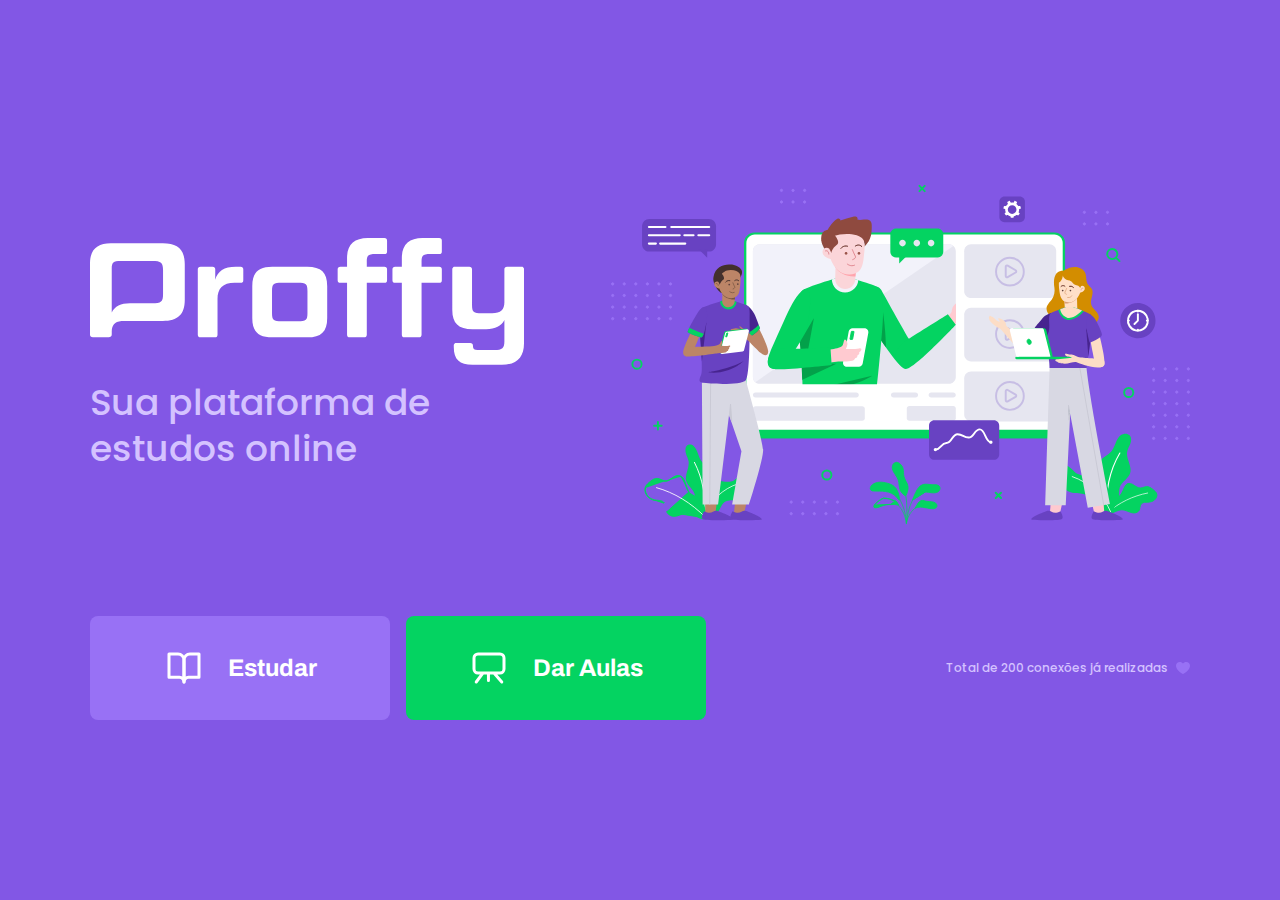
<file: src/views/index.html>
<!--
        isso é uma tag html
        Na tag <head> eu coloco configuação do meu documento
        Na tag body: Todo o conteudo visivel da pagina

        dentro da tag eu coloco informação
    --> 

    <!DOCTYPE html>
    <html lang="pt_br"> <!-- lang é um atributo-->
    <head>
        <meta charset="UTF-8"> <!---->
        <meta name="viewport" content="width=device-width, initial-scale=1.0">
        <meta name="theme-color" content="#8257E5">
        <title>Proffy | Sua plataforma de estudos online</title>

        <link rel="shortcut icon" href="/public/images/favicon.png" type="image/png">
        
    
        <link rel="stylesheet" href="/public/styles/main.css">
        <link rel="stylesheet" href="/public/styles/partials/page-landing.css">
        
        
        <link href="https://fonts.googleapis.com/css2?family=Archivo:wght@400;700&amp;family=Poppins:wght@400;600&amp;display=swap" rel="stylesheet">
    
    </head>
    <body id="page-landing">
    
        <div id="container"> 
            <div class="logo-container">
                <img src="/public/images/logo.svg" alt="Proffy"><!-- Para imagens atributo src="" para pegar a origem da imagem e alt="" para caso o link da imagem estrague -->
                <h2>Sua plataforma de estudos online</h2>
            </div>

            <img class="hero-image" src="/public/images/landing.svg" alt="Plataforma de Estudos">
    
    <!--
        <h1>Proffy</h1>  Para titulos da pagina
        <p>Sua plataforma de estudos online</p> <!-- Paragrafos -->

        <div class="buttons-container">
            <a class="study" href="/src/views/study.html">
                <img src="/public/images/icons/study.svg" alt="Estudar"> Estudar
            </a>
            <a class="give-classes" href="/src/views/give-classes.html">
                <img src="/public/images/icons/give-classes.svg" alt="Dar Aulas"> Dar Aulas
            </a>

            

        </div>

        <p class="total-connections"> Total de 200 conexões já realizadas
            <img src="/public/images/icons/purple-heart.svg" alt="Coração roxo">
        </p>
        
    </div>
    
    </body>
    </html>
</file>
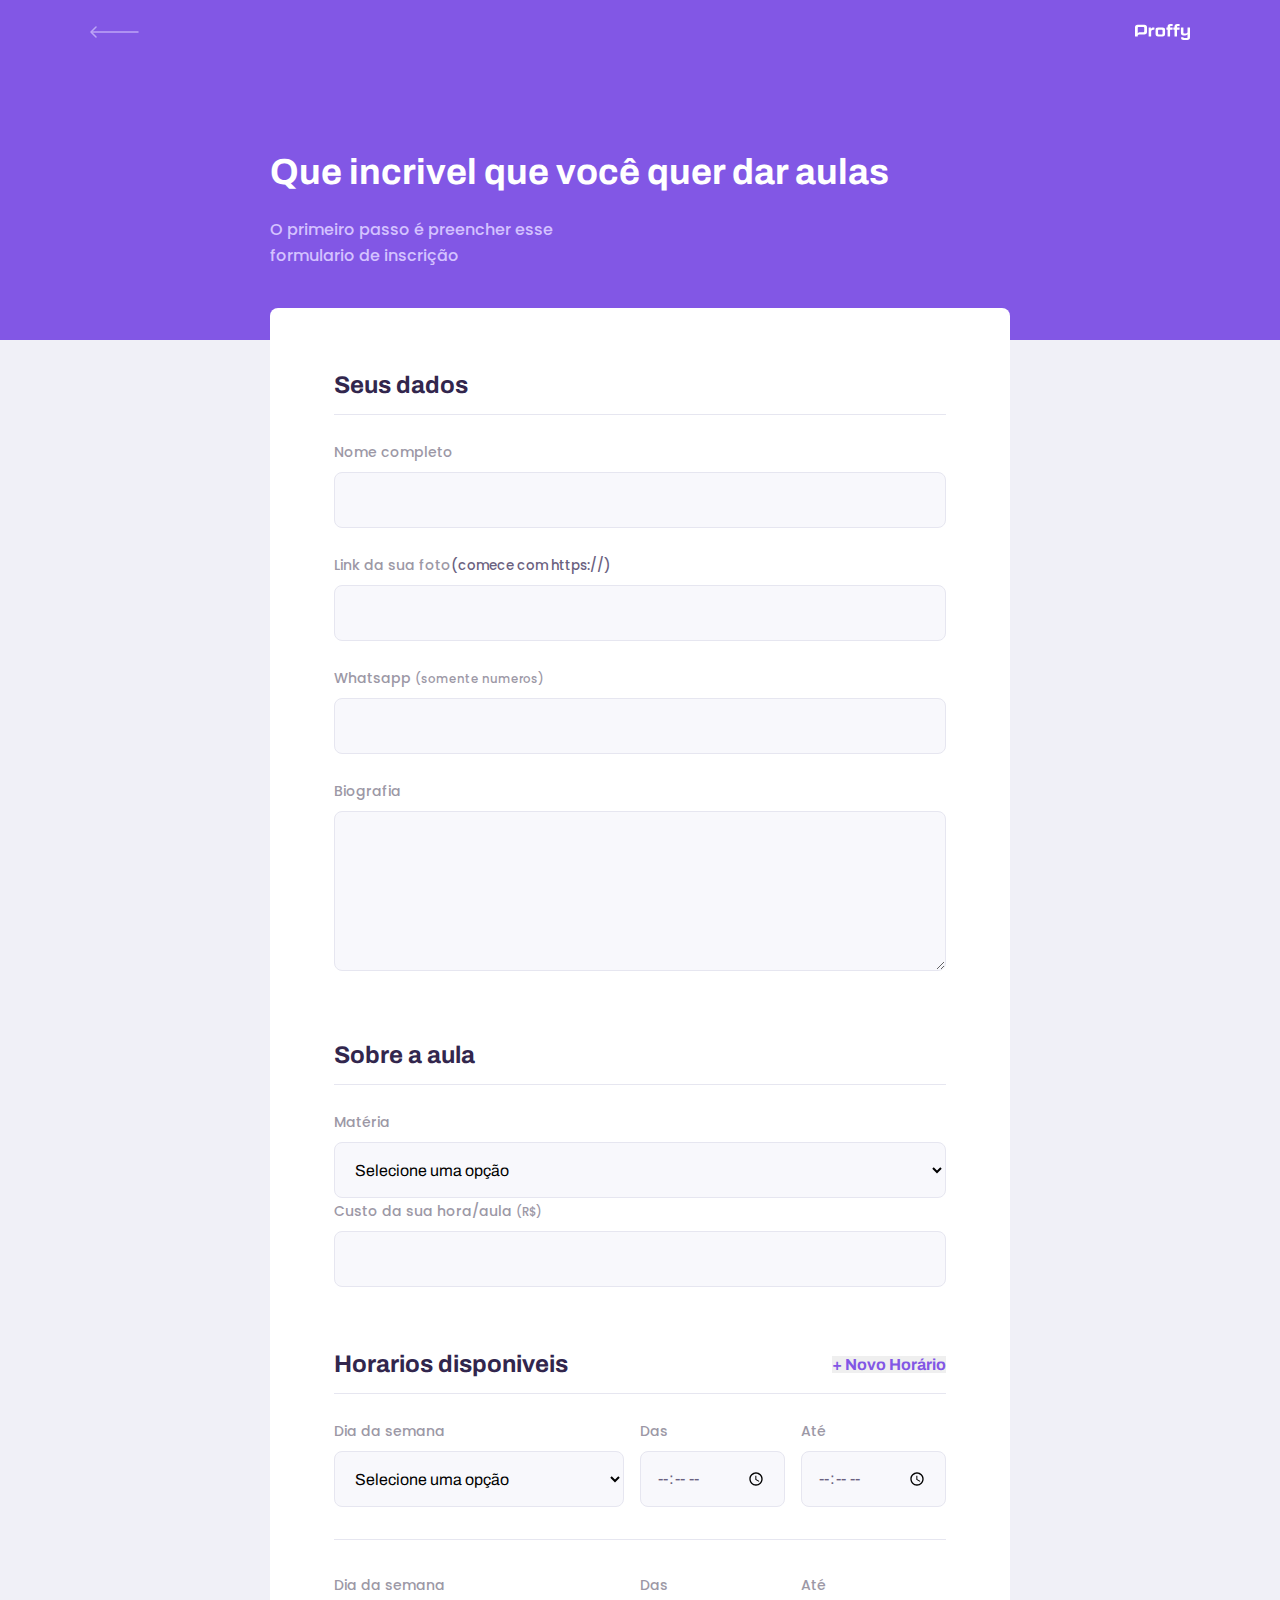
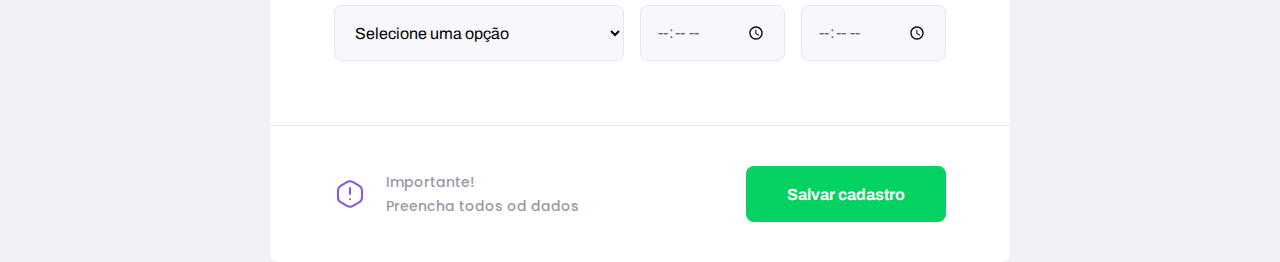
<file: src/views/give-classes.html>
<!DOCTYPE html>
<html lang="pt_br"> <!-- lang é um atributo-->
    <head>
        <meta charset="UTF-8"> 
        <meta name="viewport" content="width=device-width, initial-scale=1.0">
        <meta name="theme-color" content="#8257E5">
        <title>Proffy | Sua plataforma de estudos online</title>

        <link rel="shortcut icon" href="/public/images/favicon.png" type="image/png">
        
    
        <link rel="stylesheet" href="/public/styles/main.css">
        <link rel="stylesheet" href="/public/styles/partials/header.css">
        <link rel="stylesheet" href="/public/styles/partials/forms.css">
        <link rel="stylesheet" href="/public/styles/partials/page-give-classes.css">
        
        
        <link href="https://fonts.googleapis.com/css2?family=Archivo:wght@400;700&amp;family=Poppins:wght@400;600&amp;display=swap" rel="stylesheet">
    
        
    </head>
    <body id="page-give-classes">
    
        <div id="container"> 
            <header class="page-header">
                <div class="top-bar-container">
                    <a href="/src/views/index.html">
                    <img src="/public/images/icons/back.svg" alt="Voltar"> 
                    </a>
                    <img src="/public/images/logo.svg" alt="Logo">
                </div>

                <div class="header-content">
                    <strong>Que incrivel que você quer dar aulas</strong>
                    <p>O primeiro passo é preencher esse formulario de inscrição</p>
                  
      
                </div>
            </header>
            <main>
                <form action="" id="create-class">
                  <fieldset>
                    <legend>Seus dados</legend>

                      <div class="input-block">
                          <label for="name">Nome completo</label>
                          <input name="name" id="name" required>
                      </div>
                      <div class="input-block">
                        <label for="avatar">Link da sua foto</label><small>(comece com https://)</small>
                        <input name="avatar" id="avatar" type="url" required>
                      </div>
                      <div class="input-block">
                        <label for="whatsapp">Whatsapp <small>(somente numeros)</small> </label>
                        <input type="number" id="whatsapp" name="whatsapp" required>

                      </div>
                      <div class="textarea-block">
                          <label for="bio">Biografia</label>
                          <textarea name="bio" id="bio"required></textarea>
                      </div>
                  </fieldset>

                      <fieldset>
                          <legend>Sobre a aula</legend>
                          <div class="select-block">
                              <label for="subject">Matéria</label>
                              <select name="subject" id="subject" required>
                                  <option value="">Selecione uma opção</option>
                                  <option value="1">Artes</option>
                                  <option value="2">Biologia</option>
                                  <option value="3">Ciências</option>
                                  <option value="4">Educação Física</option>
                                  <option value="5">Física</option>
                                  <option value="6">Geografia</option>
                                  <option value="7">História</option>
                                  <option value="8">Matemática</option>
                                  <option value="9">Português</option>
                                  <option value="10">Quimica</option>
                              </select>

                          </div>
                          <div class="input-block">
                            <label for="cost">Custo da sua hora/aula 
                              <small>(R$)</small>
                            </label>
                            <input type="cost" id="cost" type="number" required>
                          </div>
                      </fieldset>

                      <fieldset id="schedule-items">
                          <legend>Horarios disponiveis
                              <button type="button" id="add-time">+ Novo Horário</button>
                          </legend>
                          <div class="schedule-item">
                              <div class="select-block">
                                  <label for="weekday">Dia da semana</label>
                                  <select name="weekday[]" id="weekday" required>
                                    <option value="">Selecione uma opção</option>
                                    <option value="0">Domingo</option>
                                    <option value="1">Segunda-feira</option>
                                    <option value="2">Terça-feira</option>
                                    <option value="3">Quarta-feira</option>
                                    <option value="4">Quinta-feira</option>
                                    <option value="5">Sexta-feira</option>
                                    <option value="6">Sabado</option>
                                  </select>
                              </div>
                              <div class="input-block">
                                <label for="time_from">Das</label>
                                <input type="time" name="time_from[]" required>
                              </div>
                  
                              <div class="input-block">
                                <label for="time_to">Até</label>
                                <input type="time" name="time_to[]" required>
                              </div>
                          </div>

                          <div class="schedule-item">
                            <div class="select-block">
                                <label for="weekday">Dia da semana</label>
                                <select name="weekday[]" id="weekday" required>
                                  <option value="">Selecione uma opção</option>
                                  <option value="0">Domingo</option>
                                  <option value="1">Segunda-feira</option>
                                  <option value="2">Terça-feira</option>
                                  <option value="3">Quarta-feira</option>
                                  <option value="4">Quinta-feira</option>
                                  <option value="5">Sexta-feira</option>
                                  <option value="6">Sabado</option>
                                </select>
                            </div>
                            <div class="input-block">
                              <label for="time_from">Das</label>
                              <input type="time" name="time_from[]" required>
                            </div>
                
                            <div class="input-block">
                              <label for="time_to">Até</label>
                              <input type="time" name="time_to[]" required>
                            </div>
                        </div>
                      </fieldset>
                </form>
                <footer>
                    <p>
                        <img src="/public/images/icons/warning.svg" alt="Aviso importante">
                        Importante! <br>
                        Preencha todos od dados
                    </p>
                    <button type="submit" form="create-class">Salvar cadastro</button>
                </footer>
            </main>
        </div>
        
    </body>
</html>
</file>
<file: public/styles/main.css>
:root {
    --color-background: #F0F0F7;/*Variaveis CSS*/
    --color-primary-lighter: #9871F5;
    --color-primary-light: #916BEA;
    --color-primary: #8257E5;
    --color-primary-dark: #774DD6;
    --color-primary-darker: #6842c2;
    --color-secondary: #04D361;
    --color-secondary-dark: #04BF58;
    --color-title-in-primary: #FFFFFF;
    --color-text-in-primary: #D4C2FF;
    --color-text-title: #32264D;
    --color-text-complement: #9C98A6;
    --color-text-base: #6A6180;
    --color-line-in-white: #E6E6F0;
    --color-input-background: #F8F8FC;
    --color-button-text: #FFFFFF;
    --color-box-base: #FFFFFF;
    --color-box-footer: #FAFAFC;
    --color-small-info: #C1BCCC;
    /*tamanho da fonte padrão: 16px = 100% - 1 rem*/
    font-size: 60%; /* controle das medidas rem */
}
html,
body{
    height: 100vh;
}
body{
    
    background-color: var(--color-background);
    display: grid;
    align-items: center;
    justify-content: center;

}

* {
    margin: 0;
    padding: 0;
    box-sizing: border-box;
}
body,
input,
button,
textarea{
    font: 500 1.6rem Poppins;
    color: var(--color-text-base);

}

#container{
    width: 90vw;
    max-width: 700px;
}

@media(min-width: 700px){
    :root{
        font-size:62.5%;
    }
}
</file>
<file: public/styles/partials/page-landing.css>
#page-landing{
    background: var(--color-primary);
}

#page-landing #container {
    color: var(--color-text-in-primary)
}

.logo-container img{
    height: 10rem;
}

.logo-container{
    text-align: center;
    margin-bottom: 3.2rem;
}

.logo-container h2{
    font-weight: 500;
    font-size: 3.6rem;
    line-height: 4.6rem;
    margin-top: 0.8rem;
}

.hero-image {
 
    width: 100%;
}

.buttons-container{
    display: flex;
    justify-content: center;
    margin: 3.2rem 0;
}

.buttons-container a{
    width: 30rem;
    height: 10.4rem;

    border-radius: 0.8rem;
    margin-right: 1.6rem;

    font:700 2.4rem Archivo;

    display: flex;
    align-items: center;
    justify-content: center;

    text-decoration: none;

    transition: background 0.2s;

    color: var(--color-button-text);
}


.buttons-container a img{
    width: 4rem;
    margin-right: 2.4rem;
}

.buttons-container a.study{
    background: var(--color-primary-lighter);
}

.buttons-container a.study:hover{
    background: var(--color-primary-light);
}

.buttons-container a.give-classes{
    background: var(--color-secondary);
    margin-right: 0;
}

.buttons-container a.give-classes:hover{
    background: var(--color-secondary-dark);

}

.total-connections{
    font-size:1.8rem;

    display: flex;

    align-items:center;
    justify-content: center;
}

.total-connections img{
    margin-left: 0.8rem;
}
@media(max-width: 699px){
    :root{
        font-size: 40%;
    }
}

@media(min-width: 1100px){
    #page-landing #container{
        max-width: 1100px;
        display: grid;
        grid-template-columns: 2fr 1fr 2fr;
        grid-template-rows: 350px 1fr;
        grid-template-areas: 
        "proffy image image"
        "button button texting";
        column-gap: 87px;
        row-gap: 86px;
    }
    .logo-container{
        grid-area: proffy;
        text-align: initial;
        align-self: center;
        margin: 0;
    }
    .logo-container img{
        height: 127px;

    }
    .hero-image{
        grid-area: image;
        height: 350px;
    }
    .buttons-container{
        grid-area: button;
        justify-content: flex-start;
        margin:0;
    }
    .total-connections{
        grid-area: texting;
        justify-self: end;
        font-size:1.2rem;
    }
}
</file>
<file: public/styles/partials/header.css>
.page-header{
    background: var(--color-primary);

    display: flex;
    flex-direction: column;
}
.page-header .top-bar-container{
    width: 90%;

    margin: 0 auto;

    display:flex;

    align-items: center;

    justify-content: space-between;

    padding: 1.6rem 0;
}

.page-header .top-bar-container a{
    height: 3.2rem;
    transition: opacity 0.2s;
}

.page-header .top-bar-container a:hover{
    opacity:0.6;
}

.page-header .top-bar-container > img{
    height: 1.6rem;
}

.page-header .header-content{
    width: 90%;
    margin: 3.2rem auto;

    position: relative;
}

.page-header .header-content strong{
    font: 700 3.6rem Archivo;
    line-height: 4.2rem;
    color: var(--color-title-in-primary)
}

.page-header .header-content p{
    max-width: 30rem;
    font-size: 1.6rem ;
    line-height: 2.6rem;
    color: var(--color-text-in-primary);
    margin-top: 2.4rem;

}

@media (min-width:700px){
    #page-study #container{
        max-width: 100vw;
    }

    .page-header{
        height: 340px;
    }

    .page-header .top-bar-container{
        max-width: 1100px;
    }

    .page-header .header-content{
        max-width: 740px;
        margin: 0 auto;
        flex: 1 1;
        padding-bottom: 48px;
        display:flex;
        flex-direction: column;
        justify-content: center;
    }
}
</file>
<file: public/styles/partials/forms.css>
.select-block label,
.input-block label,
.textarea-block label{
    font-size:1.4rem;
    color: var(--color-text-complement)
}

.input-block input,
.select-block select,
.textarea-block textarea{
    width: 100%;
    height: 5.6rem;
    margin-top: 0.8rem;
    border-radius: 0.8rem;
    background: var(--color-input-background);
    border: 1px solid var(--color-line-in-white);
    outline: 0;
    padding: 0 1.6rem;
    font: 1.6rem Archivo;
}

.textarea-block textarea{
    padding: 1.2rem 1.6rem;
    height: 16rem;

    resize: vertical;
}

.input-block,
.textarea-block{
    position: relative;
}

.input-block:focus-within::after,
.textarea-block:focus-within::after{
    content:"";

    width: calc(100% - 3.2rem);
    height: 2px;
    background: var(--color-primary-light);

    position: absolute;
    left: 1.6rem;
    bottom: 0px;
}
</file>
<file: public/styles/partials/page-give-classes.css>
#page-give-classes #container{
    width: 100vw;
    height: 100vh; 
}

#page-give-classes .page-header .header-content{
    margin-top: 6.4rem;
}

#page-give-classes main{
    background: var(--color-box-base);
    width: 100%;
    max-width: 74rem;
    border-radius: 0.8rem;
    margin: -3.2rem auto -3.2rem;
    padding-top: 6.4rem;
}

#page-give-classes fieldset{
    border: none;

    padding: 0 2.4rem;
}

#page-give-classes fieldset legend{
    font: 700 2.4rem Archivo;
    color: var(--color-text-title);
    margin-bottom: 2.4rem;

    display: flex;
    align-items: center;
    justify-content: space-between;

    width: 100%;

    padding-bottom: 1.6rem;
    border-bottom:  1px solid var(--color-line-in-white);
}

#page-give-classes fieldset legend button{
    background-color: none;
    border: 0;

    color: var(--color-primary);

    font: 700 1.6rem Archivo;

    cursor: pointer;

    transition: 0.2s;
}

#page-give-classes fieldset legend button::hover{
    color: var(--color-primary-dark);
}

#page-give-classes fieldset+fieldset{
    margin-top: 6.4rem;
}

#page-give-classes main fieldset .input-block+.input-block,
#page-give-classes main fieldset .input-block+.textarea-block,
#page-give-classes main fieldset .select-block+.textarea-block{
    margin-top: 2.4rem;
}

#page-give-classes main footer{
    padding: 4rem 2.4rem;

    background: var(--color-box-folder);
    border-top: 1px solid var(--color-line-in-white);
    margin-top: 6.4rem;
}

#page-give-classes footer p{
    display: flex;
    align-items: center;
    justify-content: center;

    font-size: 1.4rem;
    line-height: 2.4rem;

    color: var(--color-text-complement);
}

#page-give-classes main footer p img{
    margin-right: 2rem;
}

#page-give-classes main footer button {
    width: 100%;
    height: 5.6rem;
    background: var(--color-secondary);
    color: var(--color-button-text);
    border: 0;
    border-radius: 0.8rem;
    cursor: pointer;
    font: 700 1.6rem Archivo;
  
    display: flex;
    align-items: center;
    justify-content: center;
    text-decoration: none;
  
    transform: 0.2s;
    margin-top: 3.2rem;
}

#page-give-classes main footer button:hover {
    background: var(--color-secondary-dark);
} 

.schedule-item+.schedule-item{
    margin-top: 3.2rem;
    padding-top: 3.2rem;

    border-top: 1px solid var(--color-line-in-white);
}

@media (min-width: 700px) {
    #page-give-classes #container {
      max-width: 100vw;
    }
  
    #page-give-classes .page-header .header-content {
      margin-bottom: 0;
    }
  
    #page-give-classes main fieldset {
      padding: 0 64px;
    }
  
    .schedule-item {
      display: grid;
      grid-template-columns: 2fr 1fr 1fr;
      column-gap: 1.6rem;
    }
  
    #page-give-classes #schedule-items .select-block + .input-block,
    #page-give-classes #schedule-items .input-block + .input-block {
      margin-top: 0;
    }
  
    #page-give-classes main footer {
      padding: 40px 64px;
      display: flex;
      align-items: center;
      justify-content: space-between;
    }
  
    #page-give-classes main footer button {
      margin-top: 0;
  
      width: 200px;
    }
  }
</file>
